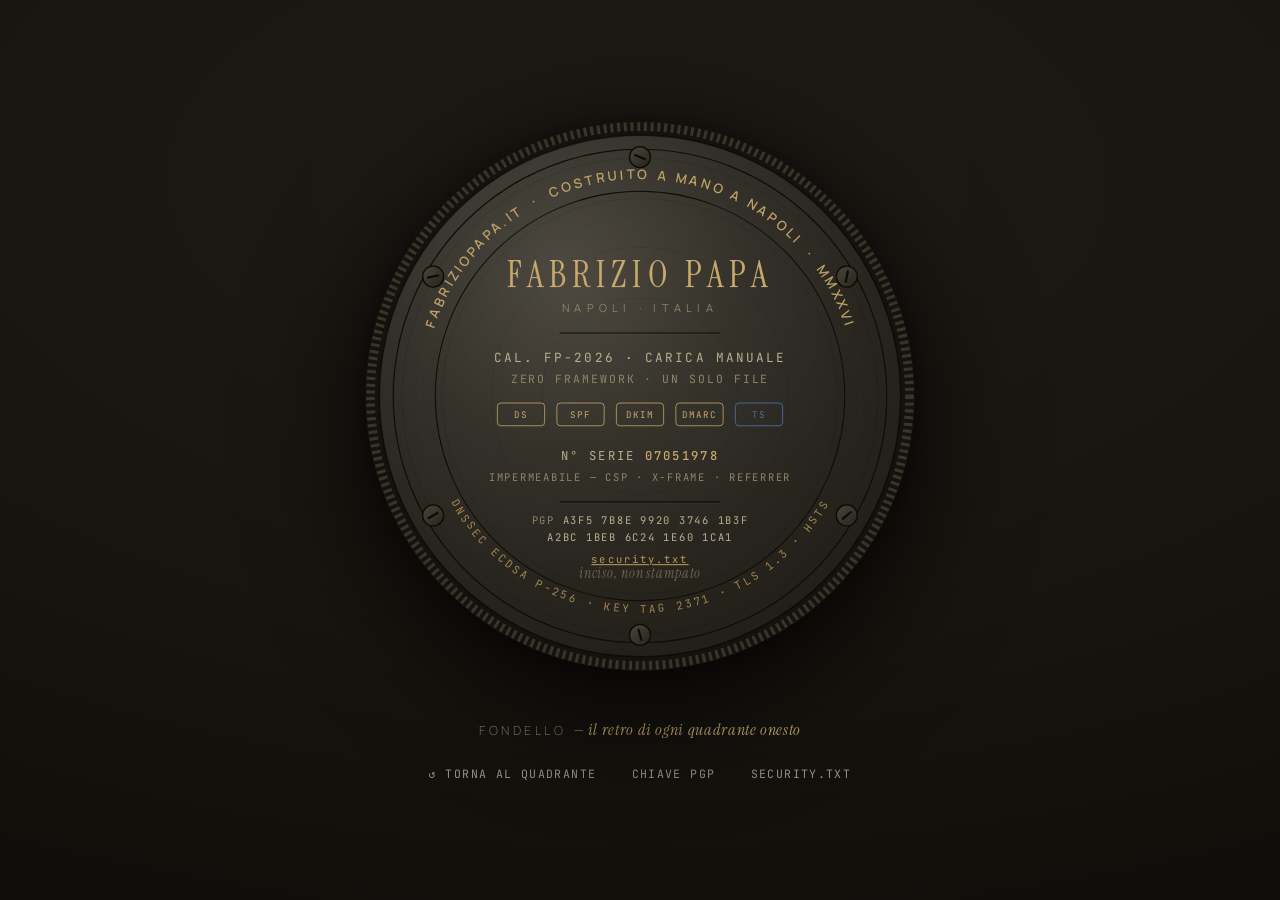
<file: caseback.html>
<!DOCTYPE html>
<html lang="it">
<head>
<meta charset="UTF-8">
<meta name="viewport" content="width=device-width, initial-scale=1.0">
<meta name="robots" content="noindex, nofollow">
<title>Fondello — Fabrizio Papa</title>
<!--
  FONDELLO / CASEBACK — pagina easter egg
  ═══════════════════════════════════════
  Deploy (3 file — CSP senza 'unsafe-inline', nessun inline style/script):
    /caseback.html                 -> public_html/
    /assets/css/caseback.css       -> public_html/assets/css/
    /assets/js/caseback.js         -> public_html/assets/js/

  Nessun segnaposto residuo: serie 07051978, fingerprint A3F5…1CA1,
  security.txt e pgp.asc già in produzione.

  Aggancio dalla homepage (facoltativo, easter egg "capovolgi l'orologio"):
  aggiungere al movimento SVG in index.html:
    movimento.addEventListener('dblclick', () => {
      document.body.style.transition = 'transform .6s ease';
      document.body.style.transform = 'rotateY(90deg)';
      setTimeout(() => location.href = '/caseback.html', 550);
    });
-->
<link rel="preconnect" href="https://fonts.googleapis.com">
<link rel="preconnect" href="https://fonts.gstatic.com" crossorigin>
<link href="https://fonts.googleapis.com/css2?family=Instrument+Serif:ital@0;1&family=JetBrains+Mono:wght@300;400;500&family=Manrope:wght@300;400;600&display=swap" rel="stylesheet">
<link rel="stylesheet" href="/assets/css/caseback.css">
</head>
<body>

<main class="scena" aria-label="Fondello del sito">
  <svg class="fondello" id="cassa" viewBox="0 0 640 640" xmlns="http://www.w3.org/2000/svg" role="img"
       aria-label="Fondello inciso: Fabrizio Papa, Napoli. Calibro FP-2026, carica manuale, zero framework. Punzoni: DNSSEC, SPF, DKIM, DMARC, Turnstile.">
    <defs>
      <radialGradient id="metallo" cx="38%" cy="30%" r="85%">
        <stop offset="0%"  stop-color="#3A362D"/>
        <stop offset="45%" stop-color="#2E2B24"/>
        <stop offset="100%" stop-color="#1D1B15"/>
      </radialGradient>
      <radialGradient id="riflesso" cx="35%" cy="25%" r="60%">
        <stop offset="0%" stop-color="#FFF" stop-opacity="0.10"/>
        <stop offset="60%" stop-color="#FFF" stop-opacity="0.02"/>
        <stop offset="100%" stop-color="#FFF" stop-opacity="0"/>
      </radialGradient>
      <linearGradient id="vite" x1="0" y1="0" x2="1" y2="1">
        <stop offset="0%" stop-color="#4A463B"/>
        <stop offset="100%" stop-color="#26231C"/>
      </linearGradient>
      <!-- archi per il testo circolare: anello unico a r=248, tra viti (r≈261 bordo interno) e ghiera incisioni (r=234) -->
      <path id="arcoSup" d="M 72,320 A 248,248 0 0 1 568,320" fill="none"/>
      <path id="arcoInf" d="M 72,320 A 248,248 0 0 0 568,320" fill="none"/>
    </defs>

    <!-- bordo zigrinato (presa per l'apertura) -->
    <circle cx="320" cy="320" r="314" fill="#14120C"/>
    <circle cx="320" cy="320" r="308" fill="none" stroke="#3C382E" stroke-width="10"
            stroke-dasharray="3.5 4.2" opacity="0.9"/>

    <!-- piastra -->
    <circle cx="320" cy="320" r="298" fill="url(#metallo)" stroke="#0E0C08" stroke-width="2"/>
    <circle cx="320" cy="320" r="298" fill="url(#riflesso)"/>

    <!-- spazzolatura circolare -->
    <g fill="none" opacity="0.9">
      <circle cx="320" cy="320" r="272" stroke="#000" stroke-opacity="0.14" stroke-width="1"/>
      <circle cx="320" cy="320" r="252" stroke="#FFF" stroke-opacity="0.025" stroke-width="1"/>
      <circle cx="320" cy="320" r="226" stroke="#000" stroke-opacity="0.12" stroke-width="1"/>
      <circle cx="320" cy="320" r="198" stroke="#FFF" stroke-opacity="0.02"  stroke-width="1"/>
      <circle cx="320" cy="320" r="170" stroke="#000" stroke-opacity="0.10" stroke-width="1"/>
      <circle cx="320" cy="320" r="142" stroke="#FFF" stroke-opacity="0.02"  stroke-width="1"/>
      <circle cx="320" cy="320" r="112" stroke="#000" stroke-opacity="0.10" stroke-width="1"/>
      <circle cx="320" cy="320" r="82"  stroke="#FFF" stroke-opacity="0.02"  stroke-width="1"/>
    </g>

    <!-- ghiera dell'incisione perimetrale -->
    <circle cx="320" cy="320" r="282" fill="none" stroke="#0F0D08" stroke-width="1.4"/>
    <circle cx="320" cy="320" r="234" fill="none" stroke="#0F0D08" stroke-width="1.2"/>

    <!-- viti -->
    <g id="viti">
      <g transform="translate(320 47)"><circle r="12" fill="url(#vite)" stroke="#0C0A06" stroke-width="1.5"/><line x1="-7" y1="0" x2="7" y2="0" stroke="#0C0A06" stroke-width="2.4" transform="rotate(23)"/></g>
      <g transform="translate(556.4 183.5)"><circle r="12" fill="url(#vite)" stroke="#0C0A06" stroke-width="1.5"/><line x1="-7" y1="0" x2="7" y2="0" stroke="#0C0A06" stroke-width="2.4" transform="rotate(101)"/></g>
      <g transform="translate(556.4 456.5)"><circle r="12" fill="url(#vite)" stroke="#0C0A06" stroke-width="1.5"/><line x1="-7" y1="0" x2="7" y2="0" stroke="#0C0A06" stroke-width="2.4" transform="rotate(-40)"/></g>
      <g transform="translate(320 593)"><circle r="12" fill="url(#vite)" stroke="#0C0A06" stroke-width="1.5"/><line x1="-7" y1="0" x2="7" y2="0" stroke="#0C0A06" stroke-width="2.4" transform="rotate(74)"/></g>
      <g transform="translate(83.6 456.5)"><circle r="12" fill="url(#vite)" stroke="#0C0A06" stroke-width="1.5"/><line x1="-7" y1="0" x2="7" y2="0" stroke="#0C0A06" stroke-width="2.4" transform="rotate(150)"/></g>
      <g transform="translate(83.6 183.5)"><circle r="12" fill="url(#vite)" stroke="#0C0A06" stroke-width="1.5"/><line x1="-7" y1="0" x2="7" y2="0" stroke="#0C0A06" stroke-width="2.4" transform="rotate(-12)"/></g>
    </g>

    <!-- incisione perimetrale -->
    <text font-family="'Manrope',sans-serif" font-size="15" font-weight="600" letter-spacing="3.5" fill="#C8A96A" opacity="0.92">
      <textPath href="#arcoSup" startOffset="50%" text-anchor="middle">FABRIZIOPAPA.IT&#160;&#160;·&#160;&#160;COSTRUITO A MANO A NAPOLI&#160;&#160;·&#160;&#160;MMXXVI</textPath>
    </text>
    <text font-family="'JetBrains Mono',monospace" font-size="12.5" letter-spacing="2.5" fill="#B99656" opacity="0.85">
      <textPath href="#arcoInf" startOffset="50%" text-anchor="middle">DNSSEC ECDSA P-256 · KEY TAG 2371 · TLS 1.3 · HSTS</textPath>
    </text>

    <!-- ═══ incisione centrale (ombra chiara sotto = effetto cesello) ═══ -->
    <g text-anchor="middle">

      <!-- nome -->
      <text x="320" y="196.5" font-family="'Instrument Serif',serif" font-size="41" letter-spacing="7" fill="#FFF" opacity="0.06">FABRIZIO PAPA</text>
      <text x="320" y="195"   font-family="'Instrument Serif',serif" font-size="41" letter-spacing="7" fill="#C8A96A">FABRIZIO PAPA</text>

      <text x="320" y="224" font-family="'Manrope',sans-serif" font-size="12.5" font-weight="400" letter-spacing="6" fill="#8F8468">NAPOLI · ITALIA</text>

      <line x1="228" y1="248" x2="412" y2="248" stroke="#0F0D08" stroke-width="1.4"/>
      <line x1="228" y1="249.4" x2="412" y2="249.4" stroke="#FFF" stroke-width="0.6" opacity="0.05"/>

      <!-- calibro -->
      <text x="320" y="281" font-family="'JetBrains Mono',monospace" font-size="14.5" letter-spacing="2.4" fill="#B9AE8F">CAL. FP-2026 · CARICA MANUALE</text>
      <text x="320" y="305" font-family="'JetBrains Mono',monospace" font-size="13"   letter-spacing="2.2" fill="#8F8468">ZERO FRAMEWORK · UN SOLO FILE</text>

      <!-- punzoni -->
      <g id="punzoni" transform="translate(320 341)" font-family="'JetBrains Mono',monospace" font-size="10.5" letter-spacing="1">
        <g transform="translate(-136 0)">
          <rect x="-27" y="-13" width="54" height="26" rx="4" fill="none" stroke="#C8A96A" stroke-width="1.1" opacity="0.8"/>
          <text y="4" fill="#C8A96A">DS</text>
        </g>
        <g transform="translate(-68 0)">
          <rect x="-27" y="-13" width="54" height="26" rx="4" fill="none" stroke="#C8A96A" stroke-width="1.1" opacity="0.8"/>
          <text y="4" fill="#C8A96A">SPF</text>
        </g>
        <g transform="translate(0 0)">
          <rect x="-27" y="-13" width="54" height="26" rx="4" fill="none" stroke="#C8A96A" stroke-width="1.1" opacity="0.8"/>
          <text y="4" fill="#C8A96A">DKIM</text>
        </g>
        <g transform="translate(68 0)">
          <rect x="-27" y="-13" width="54" height="26" rx="4" fill="none" stroke="#C8A96A" stroke-width="1.1" opacity="0.8"/>
          <text y="4" fill="#C8A96A">DMARC</text>
        </g>
        <g transform="translate(136 0)">
          <rect x="-27" y="-13" width="54" height="26" rx="4" fill="none" stroke="#4A6FA5" stroke-width="1.1" opacity="0.9"/>
          <text y="4" fill="#4A6FA5">TS</text>
        </g>
      </g>

      <!-- serie e impermeabilità -->
      <text x="320" y="393" font-family="'JetBrains Mono',monospace" font-size="14" letter-spacing="2.6" fill="#B9AE8F">N° SERIE <tspan fill="#C8A96A" font-weight="500" id="serie">07051978</tspan></text>
      <text x="320" y="417" font-family="'JetBrains Mono',monospace" font-size="12" letter-spacing="2" fill="#8F8468">IMPERMEABILE — CSP · X-FRAME · REFERRER</text>

      <line x1="228" y1="441" x2="412" y2="441" stroke="#0F0D08" stroke-width="1.4"/>
      <line x1="228" y1="442.4" x2="412" y2="442.4" stroke="#FFF" stroke-width="0.6" opacity="0.05"/>

      <!-- PGP + security.txt -->
      <text x="320" y="466" font-family="'JetBrains Mono',monospace" font-size="12" letter-spacing="2" fill="#8F8468">PGP <tspan fill="#B9AE8F">A3F5 7B8E 9920 3746 1B3F</tspan></text>
      <text x="320" y="486" font-family="'JetBrains Mono',monospace" font-size="12" letter-spacing="2" fill="#B9AE8F">A2BC 1BEB 6C24 1E60 1CA1</text>
      <a href="/.well-known/security.txt">
        <text x="320" y="511" font-family="'JetBrains Mono',monospace" font-size="12" letter-spacing="2.4" fill="#B99656" text-decoration="underline">security.txt</text>
      </a>

      <text x="320" y="528" font-family="'Instrument Serif',serif" font-style="italic" font-size="16" letter-spacing="1" fill="#6E6550">inciso, non stampato</text>
    </g>
  </svg>
</main>

<p class="didascalia">Fondello <em>— il retro di ogni quadrante onesto</em></p>

<nav aria-label="Collegamenti fondello">
  <a href="/">↺ TORNA AL QUADRANTE</a>
  <a href="/pgp.asc">CHIAVE PGP</a>
  <a href="/.well-known/security.txt">SECURITY.TXT</a>
</nav>

<script src="/assets/js/caseback.js" defer></script>
</body>
</html>
</file>
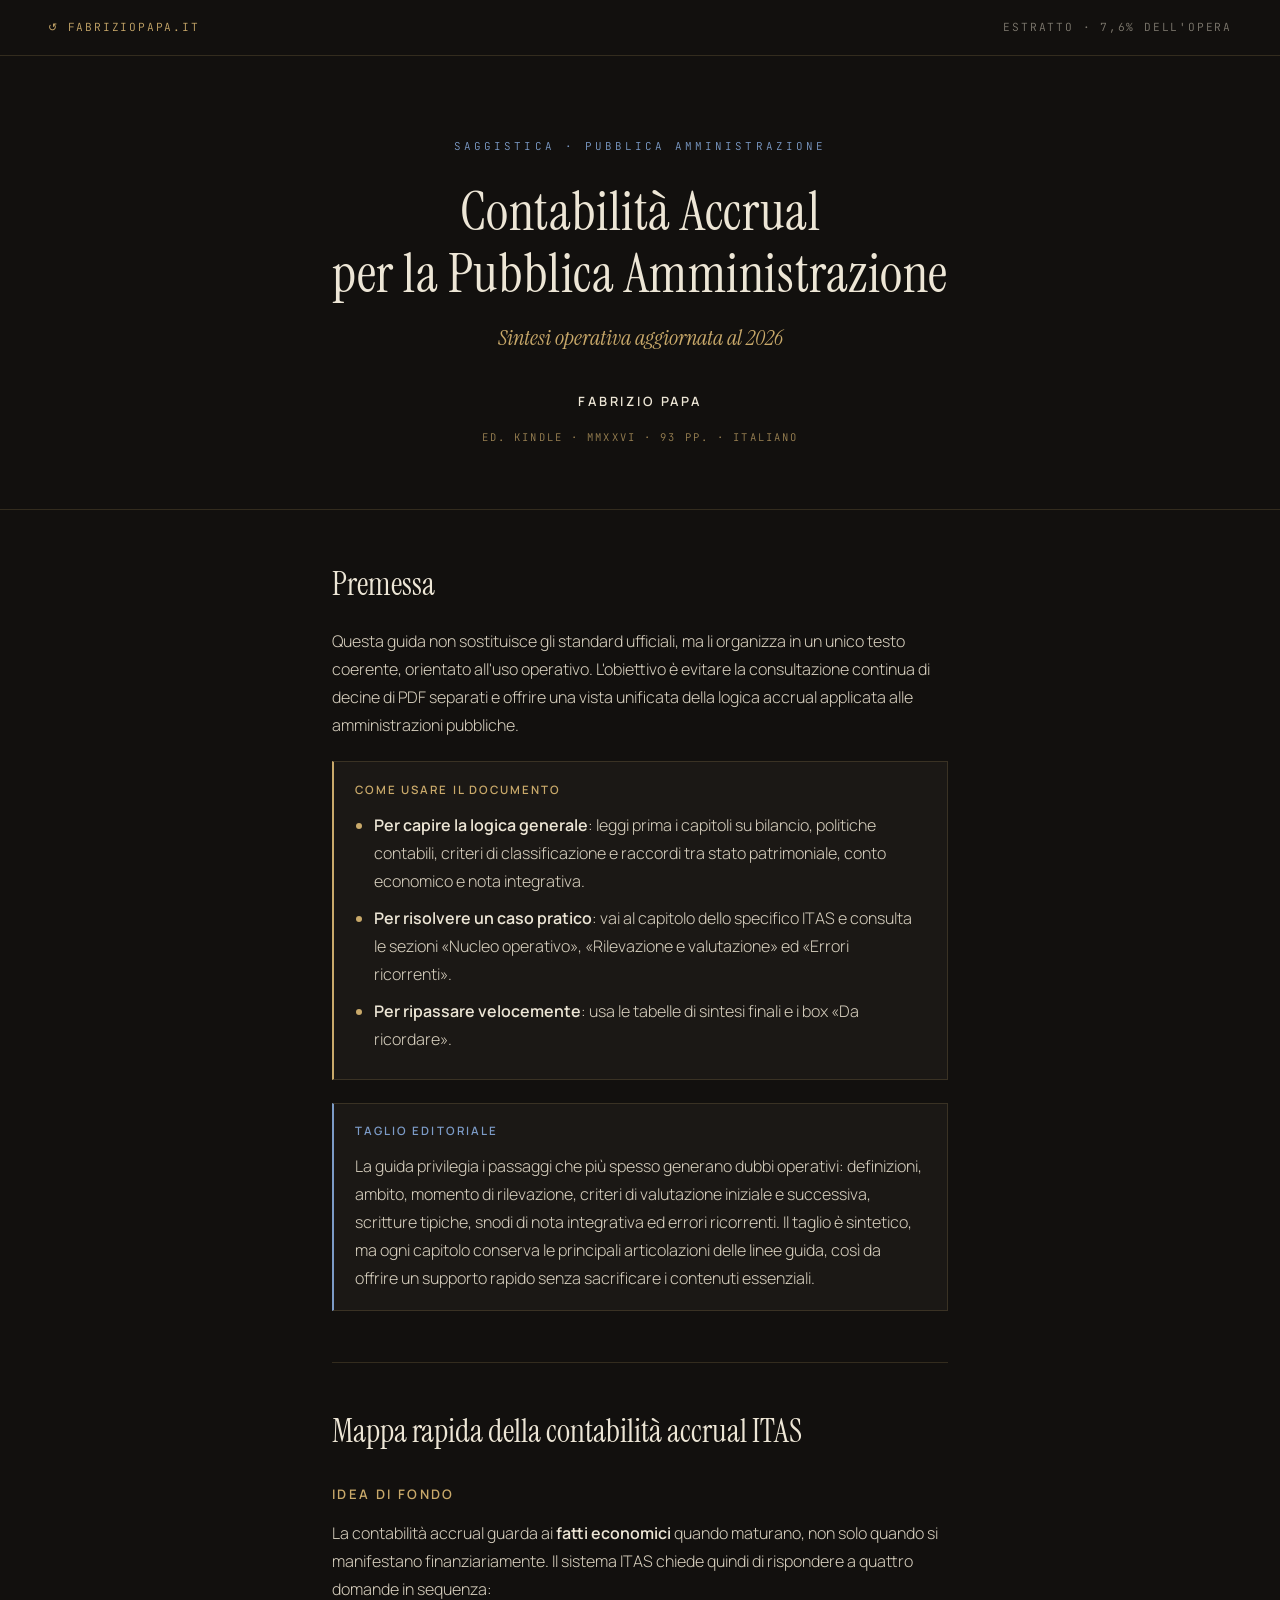
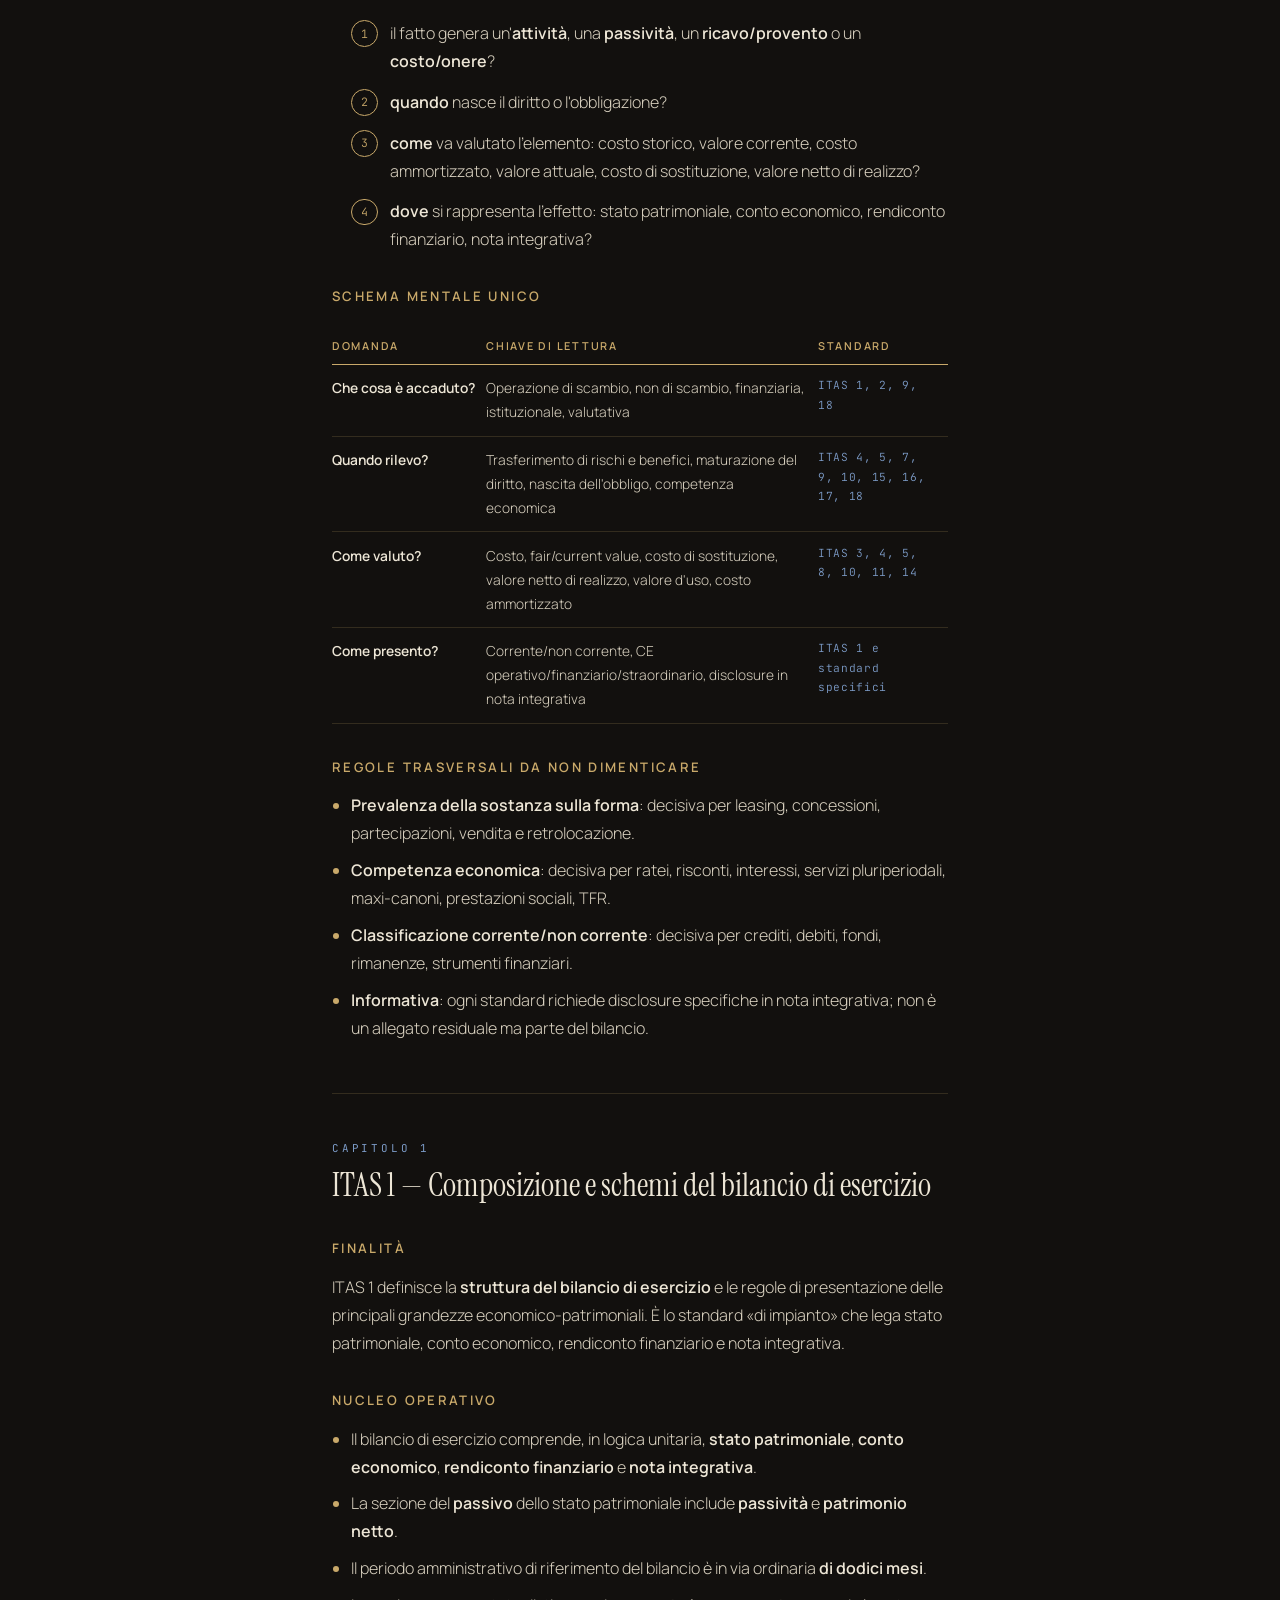
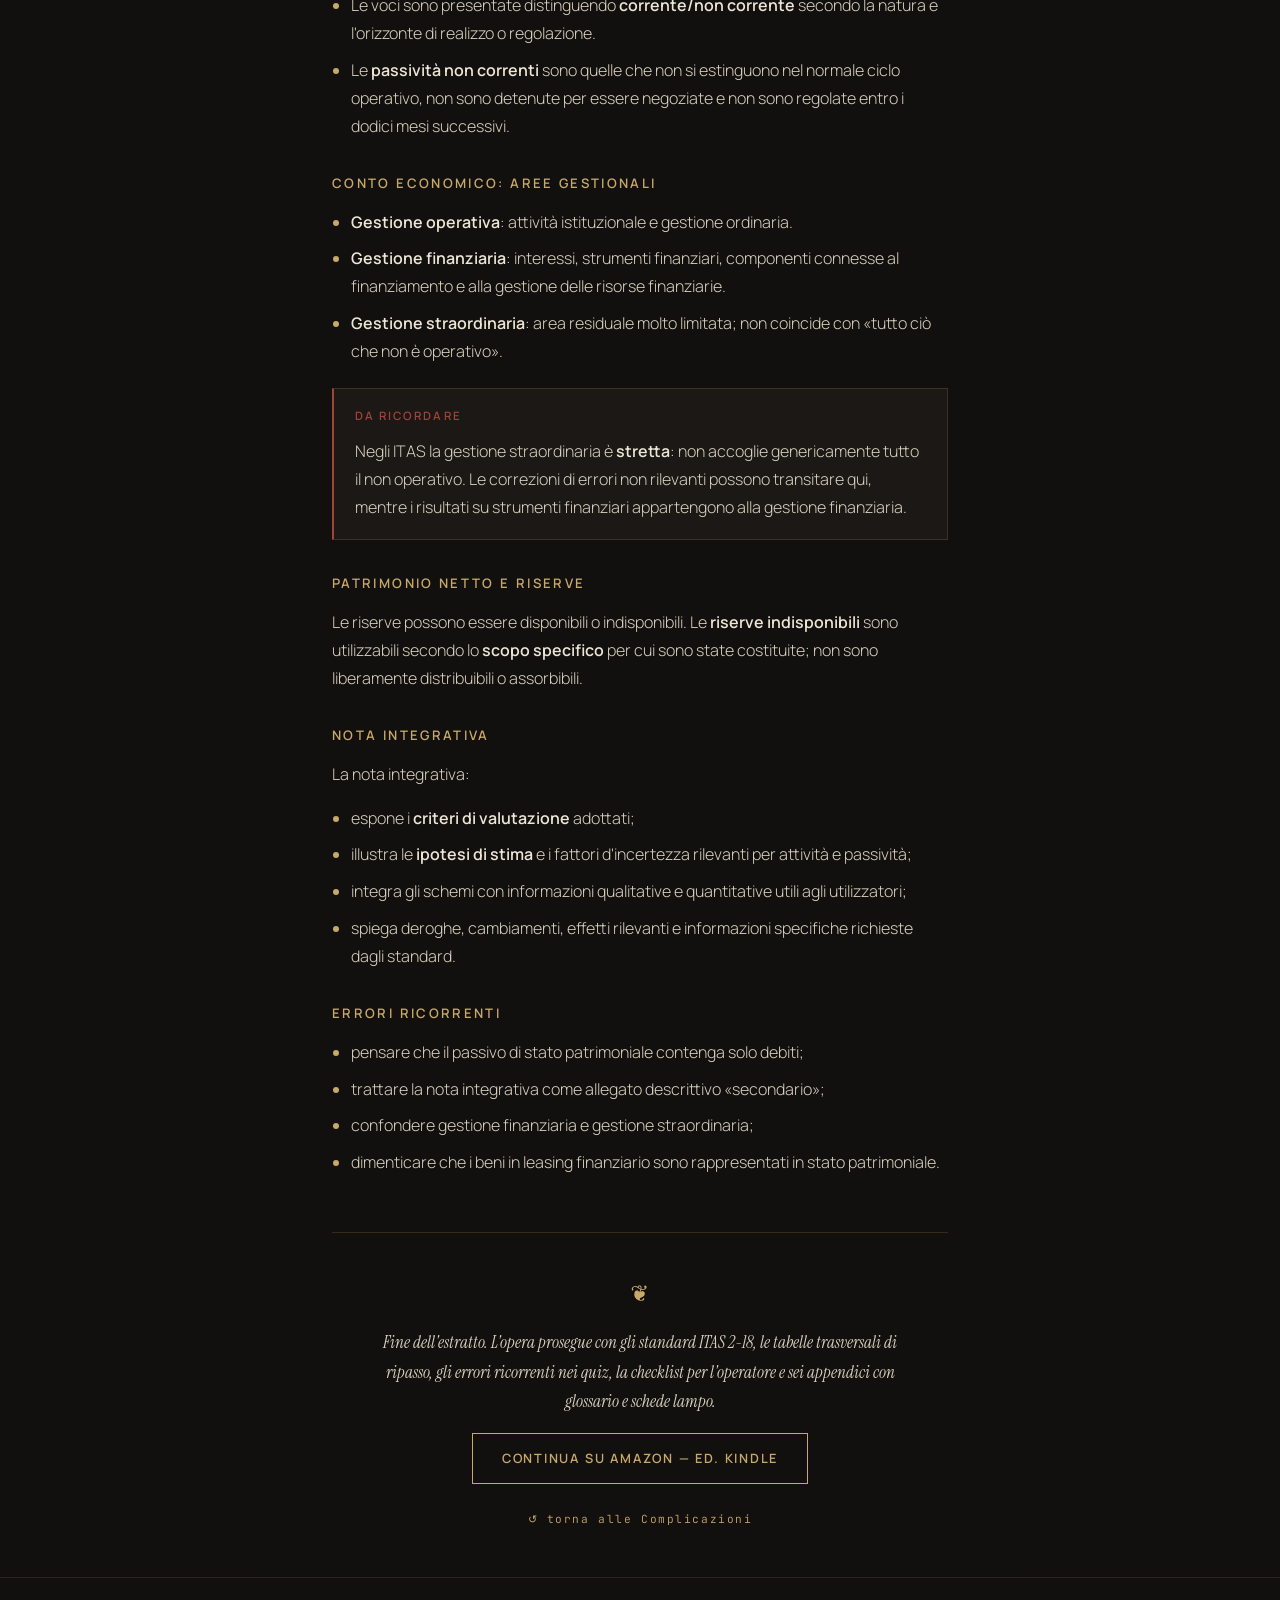
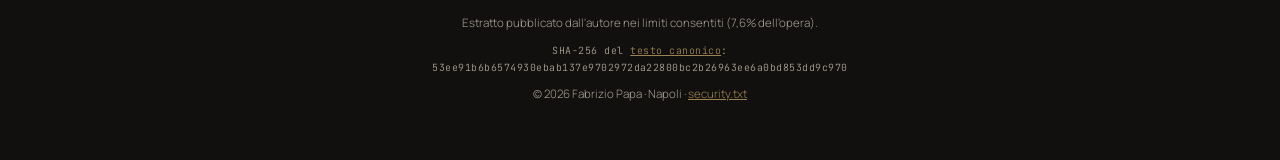
<file: estratto-accrual.html>
<!DOCTYPE html>
<html lang="it">
<head>
<meta charset="UTF-8">
<meta name="viewport" content="width=device-width, initial-scale=1.0">
<title>Estratto — Contabilità Accrual per la PA · Fabrizio Papa</title>
<meta name="description" content="Estratto gratuito (7,6%) di «Contabilità Accrual per la Pubblica Amministrazione — Sintesi operativa aggiornata al 2026» di Fabrizio Papa: premessa, mappa rapida della logica accrual ITAS e il capitolo su ITAS 1.">
<meta name="author" content="Fabrizio Papa">
<link rel="canonical" href="https://www.fabriziopapa.it/estratto-accrual.html">
<!--
  ESTRATTO — deploy (2 file + 1 testo canonico):
    /estratto-accrual.html        -> public_html/
    /assets/css/estratto.css      -> public_html/assets/css/
    /estratto.txt                 -> public_html/   (testo canonico per la verifica SHA-256)
  Quota estratto: 758 parole su 9.958 = 7,6% (entro il 10% consentito da KDP Select).
-->
<link rel="preconnect" href="https://fonts.googleapis.com">
<link rel="preconnect" href="https://fonts.gstatic.com" crossorigin>
<link href="https://fonts.googleapis.com/css2?family=Instrument+Serif:ital@0;1&family=JetBrains+Mono:wght@300;400;500&family=Manrope:wght@300;400;600;700&display=swap" rel="stylesheet">
<link rel="stylesheet" href="/assets/css/estratto.css">
</head>
<body>

<nav class="e-nav" aria-label="Navigazione estratto">
  <a href="/">↺ FABRIZIOPAPA.IT</a>
  <span class="e-nav-tag">ESTRATTO · 7,6% DELL'OPERA</span>
</nav>

<header class="frontespizio">
  <p class="occhiello">Saggistica · Pubblica Amministrazione</p>
  <h1>Contabilità Accrual<br>per la Pubblica Amministrazione</h1>
  <p class="sottotitolo">Sintesi operativa aggiornata al 2026</p>
  <p class="autore">Fabrizio Papa</p>
  <p class="e-colophon">ED. KINDLE · MMXXVI · 93 PP. · ITALIANO</p>
</header>

<main class="lettura">

  <section>
    <h2>Premessa</h2>
    <p>Questa guida non sostituisce gli standard ufficiali, ma li organizza in un unico testo coerente, orientato all'uso operativo. L'obiettivo è evitare la consultazione continua di decine di PDF separati e offrire una vista unificata della logica accrual applicata alle amministrazioni pubbliche.</p>

    <aside class="riquadro">
      <h3>Come usare il documento</h3>
      <ul>
        <li><strong>Per capire la logica generale</strong>: leggi prima i capitoli su bilancio, politiche contabili, criteri di classificazione e raccordi tra stato patrimoniale, conto economico e nota integrativa.</li>
        <li><strong>Per risolvere un caso pratico</strong>: vai al capitolo dello specifico ITAS e consulta le sezioni «Nucleo operativo», «Rilevazione e valutazione» ed «Errori ricorrenti».</li>
        <li><strong>Per ripassare velocemente</strong>: usa le tabelle di sintesi finali e i box «Da ricordare».</li>
      </ul>
    </aside>

    <aside class="riquadro riquadro-nota">
      <h3>Taglio editoriale</h3>
      <p>La guida privilegia i passaggi che più spesso generano dubbi operativi: definizioni, ambito, momento di rilevazione, criteri di valutazione iniziale e successiva, scritture tipiche, snodi di nota integrativa ed errori ricorrenti. Il taglio è sintetico, ma ogni capitolo conserva le principali articolazioni delle linee guida, così da offrire un supporto rapido senza sacrificare i contenuti essenziali.</p>
    </aside>
  </section>

  <section>
    <h2>Mappa rapida della contabilità accrual ITAS</h2>

    <h3>Idea di fondo</h3>
    <p>La contabilità accrual guarda ai <strong>fatti economici</strong> quando maturano, non solo quando si manifestano finanziariamente. Il sistema ITAS chiede quindi di rispondere a quattro domande in sequenza:</p>
    <ol class="quattro-domande">
      <li>il fatto genera un'<strong>attività</strong>, una <strong>passività</strong>, un <strong>ricavo/provento</strong> o un <strong>costo/onere</strong>?</li>
      <li><strong>quando</strong> nasce il diritto o l'obbligazione?</li>
      <li><strong>come</strong> va valutato l'elemento: costo storico, valore corrente, costo ammortizzato, valore attuale, costo di sostituzione, valore netto di realizzo?</li>
      <li><strong>dove</strong> si rappresenta l'effetto: stato patrimoniale, conto economico, rendiconto finanziario, nota integrativa?</li>
    </ol>

    <h3>Schema mentale unico</h3>
    <table class="schema">
      <thead>
        <tr><th>Domanda</th><th>Chiave di lettura</th><th>Standard</th></tr>
      </thead>
      <tbody>
        <tr>
          <td>Che cosa è accaduto?</td>
          <td>Operazione di scambio, non di scambio, finanziaria, istituzionale, valutativa</td>
          <td class="std">ITAS 1, 2, 9, 18</td>
        </tr>
        <tr>
          <td>Quando rilevo?</td>
          <td>Trasferimento di rischi e benefici, maturazione del diritto, nascita dell'obbligo, competenza economica</td>
          <td class="std">ITAS 4, 5, 7, 9, 10, 15, 16, 17, 18</td>
        </tr>
        <tr>
          <td>Come valuto?</td>
          <td>Costo, fair/current value, costo di sostituzione, valore netto di realizzo, valore d'uso, costo ammortizzato</td>
          <td class="std">ITAS 3, 4, 5, 8, 10, 11, 14</td>
        </tr>
        <tr>
          <td>Come presento?</td>
          <td>Corrente/non corrente, CE operativo/finanziario/straordinario, disclosure in nota integrativa</td>
          <td class="std">ITAS 1 e standard specifici</td>
        </tr>
      </tbody>
    </table>

    <h3>Regole trasversali da non dimenticare</h3>
    <ul>
      <li><strong>Prevalenza della sostanza sulla forma</strong>: decisiva per leasing, concessioni, partecipazioni, vendita e retrolocazione.</li>
      <li><strong>Competenza economica</strong>: decisiva per ratei, risconti, interessi, servizi pluriperiodali, maxi-canoni, prestazioni sociali, TFR.</li>
      <li><strong>Classificazione corrente/non corrente</strong>: decisiva per crediti, debiti, fondi, rimanenze, strumenti finanziari.</li>
      <li><strong>Informativa</strong>: ogni standard richiede disclosure specifiche in nota integrativa; non è un allegato residuale ma parte del bilancio.</li>
    </ul>
  </section>

  <section>
    <h2><span class="cap-num">Capitolo 1</span>ITAS 1 — Composizione e schemi del bilancio di esercizio</h2>

    <h3>Finalità</h3>
    <p>ITAS 1 definisce la <strong>struttura del bilancio di esercizio</strong> e le regole di presentazione delle principali grandezze economico-patrimoniali. È lo standard «di impianto» che lega stato patrimoniale, conto economico, rendiconto finanziario e nota integrativa.</p>

    <h3>Nucleo operativo</h3>
    <ul>
      <li>Il bilancio di esercizio comprende, in logica unitaria, <strong>stato patrimoniale</strong>, <strong>conto economico</strong>, <strong>rendiconto finanziario</strong> e <strong>nota integrativa</strong>.</li>
      <li>La sezione del <strong>passivo</strong> dello stato patrimoniale include <strong>passività</strong> e <strong>patrimonio netto</strong>.</li>
      <li>Il periodo amministrativo di riferimento del bilancio è in via ordinaria <strong>di dodici mesi</strong>.</li>
      <li>Le voci sono presentate distinguendo <strong>corrente/non corrente</strong> secondo la natura e l'orizzonte di realizzo o regolazione.</li>
      <li>Le <strong>passività non correnti</strong> sono quelle che non si estinguono nel normale ciclo operativo, non sono detenute per essere negoziate e non sono regolate entro i dodici mesi successivi.</li>
    </ul>

    <h3>Conto economico: aree gestionali</h3>
    <ul>
      <li><strong>Gestione operativa</strong>: attività istituzionale e gestione ordinaria.</li>
      <li><strong>Gestione finanziaria</strong>: interessi, strumenti finanziari, componenti connesse al finanziamento e alla gestione delle risorse finanziarie.</li>
      <li><strong>Gestione straordinaria</strong>: area residuale molto limitata; non coincide con «tutto ciò che non è operativo».</li>
    </ul>

    <aside class="riquadro riquadro-chiave">
      <h3>Da ricordare</h3>
      <p>Negli ITAS la gestione straordinaria è <strong>stretta</strong>: non accoglie genericamente tutto il non operativo. Le correzioni di errori non rilevanti possono transitare qui, mentre i risultati su strumenti finanziari appartengono alla gestione finanziaria.</p>
    </aside>

    <h3>Patrimonio netto e riserve</h3>
    <p>Le riserve possono essere disponibili o indisponibili. Le <strong>riserve indisponibili</strong> sono utilizzabili secondo lo <strong>scopo specifico</strong> per cui sono state costituite; non sono liberamente distribuibili o assorbibili.</p>

    <h3>Nota integrativa</h3>
    <p>La nota integrativa:</p>
    <ul>
      <li>espone i <strong>criteri di valutazione</strong> adottati;</li>
      <li>illustra le <strong>ipotesi di stima</strong> e i fattori d'incertezza rilevanti per attività e passività;</li>
      <li>integra gli schemi con informazioni qualitative e quantitative utili agli utilizzatori;</li>
      <li>spiega deroghe, cambiamenti, effetti rilevanti e informazioni specifiche richieste dagli standard.</li>
    </ul>

    <h3>Errori ricorrenti</h3>
    <ul>
      <li>pensare che il passivo di stato patrimoniale contenga solo debiti;</li>
      <li>trattare la nota integrativa come allegato descrittivo «secondario»;</li>
      <li>confondere gestione finanziaria e gestione straordinaria;</li>
      <li>dimenticare che i beni in leasing finanziario sono rappresentati in stato patrimoniale.</li>
    </ul>
  </section>

  <div class="fine">
    <p class="fine-segno">❦</p>
    <p class="fine-testo">Fine dell'estratto. L'opera prosegue con gli standard ITAS 2-18, le tabelle trasversali di ripasso, gli errori ricorrenti nei quiz, la checklist per l'operatore e sei appendici con glossario e schede lampo.</p>
    <a class="btn-amazon" href="https://www.amazon.it/stores/Fabrizio-Papa/author/B0GWLP458Z" target="_blank" rel="noopener">Continua su Amazon — ed. Kindle</a>
    <a class="ritorno" href="/#complications">↺ torna alle Complicazioni</a>
  </div>

</main>

<footer class="e-fondello">
  <p>Estratto pubblicato dall'autore nei limiti consentiti (7,6% dell'opera).</p>
  <p class="impronta">SHA-256 del <a href="/estratto.txt">testo canonico</a>:<br>53ee91b6b6574930ebab137e9702972d<wbr>a22800bc2b26963ee6a0bd853dd9c970</p>
  <p>© 2026 Fabrizio Papa · Napoli · <a href="/.well-known/security.txt">security.txt</a></p>
</footer>

</body>
</html>
</file>
<file: assets/css/caseback.css>
:root{
    --antracite:#17150F;
    --piastra-a:#2E2B24;
    --piastra-b:#211F19;
    --ottone:#C8A96A;
    --ottone-caldo:#B99656;
    --acciaio-blu:#4A6FA5;
    --avorio:#EDE6D6;
    --incisione:#121009;
  }
  *{margin:0;padding:0;box-sizing:border-box}
  html,body{height:100%}
  body{
    background:radial-gradient(ellipse 120% 90% at 50% 20%, #1E1B15 0%, var(--antracite) 55%, #0F0D09 100%);
    color:var(--avorio);
    font-family:'Manrope',system-ui,sans-serif;
    display:flex;flex-direction:column;align-items:center;justify-content:center;
    min-height:100vh;padding:2rem 1rem;
    overflow-x:hidden;
  }

  .scena{perspective:1400px}
  .fondello{
    width:min(88vw,560px);height:min(88vw,560px);
    filter:drop-shadow(0 26px 60px rgba(0,0,0,.65)) drop-shadow(0 4px 12px rgba(0,0,0,.5));
    transform-style:preserve-3d;
    animation:capovolgi 1.2s cubic-bezier(.22,.9,.3,1) backwards;
    will-change:transform;
  }
  @keyframes capovolgi{
    from{transform:rotateY(-180deg) scale(.92);opacity:0}
    to{transform:rotateY(0) scale(1);opacity:1}
  }

  .didascalia{
    margin-top:2.4rem;text-align:center;
    font-size:.78rem;letter-spacing:.28em;text-transform:uppercase;
    color:color-mix(in srgb, var(--avorio) 45%, transparent);
    font-weight:300;
  }
  .didascalia em{
    font-family:'Instrument Serif',serif;font-style:italic;
    text-transform:none;letter-spacing:.04em;font-size:1rem;
    color:var(--ottone);
  }

  nav{
    margin-top:1.6rem;display:flex;gap:2.2rem;flex-wrap:wrap;justify-content:center;
    font-family:'JetBrains Mono',monospace;font-size:.72rem;letter-spacing:.12em;
  }
  nav a{
    color:color-mix(in srgb, var(--avorio) 60%, transparent);
    text-decoration:none;border-bottom:1px solid transparent;
    padding-bottom:2px;transition:color .25s,border-color .25s;
  }
  nav a:hover,nav a:focus-visible{color:var(--ottone);border-color:var(--ottone-caldo);outline:none}
  nav a:focus-visible{outline:1px dashed var(--ottone);outline-offset:4px}

  svg text{user-select:none}
  svg a{cursor:pointer}
  svg a text{transition:fill .25s}
  svg a:hover text,svg a:focus text{fill:var(--avorio)}

  @media (prefers-reduced-motion: reduce){
    .fondello{animation:none}
  }
</file>
<file: assets/css/estratto.css>
/* ============================================================
   ESTRATTO — /assets/css/estratto.css
   Frontespizio esteso di «Contabilità Accrual per la PA»
   Palette e tipografia del sito; nessuno stile inline (CSP).
   ============================================================ */

:root{
  --ink:#12100E;
  --ink-2:#1B1815;
  --brass:#C9A96A;
  --steel:#7C9BC7;
  --ruby:#A0433A;
  --ivory:#EDE6D6;
  --line:rgba(201,169,106,.18);
  --testo:#D8D0BF;
}

*{margin:0;padding:0;box-sizing:border-box}
body{
  background:var(--ink);
  color:var(--testo);
  font-family:'Manrope',system-ui,sans-serif;
  font-weight:300;
  line-height:1.75;
  -webkit-font-smoothing:antialiased;
}
a{color:var(--brass)}

/* ── barra alta ── */
.e-nav{
  display:flex;justify-content:space-between;align-items:center;
  gap:1rem;flex-wrap:wrap;
  padding:1.1rem clamp(1rem,4vw,3rem);
  border-bottom:1px solid var(--line);
  font-family:'JetBrains Mono',monospace;
  font-size:.7rem;letter-spacing:.16em;
}
.e-nav a{text-decoration:none;color:var(--brass)}
.e-nav a:hover,.e-nav a:focus-visible{color:var(--ivory)}
.e-nav-tag{opacity:.55}

/* ── frontespizio ── */
.frontespizio{
  text-align:center;
  padding:clamp(3rem,9vh,6rem) 1.25rem clamp(2.5rem,7vh,4.5rem);
  border-bottom:1px solid var(--line);
}
.occhiello{
  font-family:'JetBrains Mono',monospace;
  font-size:.68rem;letter-spacing:.28em;text-transform:uppercase;
  color:var(--steel);margin-bottom:1.6rem;
}
.frontespizio h1{
  font-family:'Instrument Serif',serif;
  font-weight:400;
  font-size:clamp(2rem,5.4vw,3.4rem);
  line-height:1.14;
  color:var(--ivory);
  letter-spacing:.01em;
}
.sottotitolo{
  font-family:'Instrument Serif',serif;
  font-style:italic;
  font-size:clamp(1.05rem,2.4vw,1.35rem);
  color:var(--brass);
  margin-top:.9rem;
}
.autore{
  margin-top:2rem;
  font-weight:600;
  letter-spacing:.22em;
  text-transform:uppercase;
  font-size:.8rem;
  color:var(--ivory);
}
.e-colophon{
  font-family:'JetBrains Mono',monospace;
  font-size:.66rem;letter-spacing:.2em;
  color:var(--brass);opacity:.75;
  margin-top:1rem;
}

/* ── colonna di lettura ── */
.lettura{
  max-width:41rem;
  margin:0 auto;
  padding:clamp(2rem,6vh,4rem) 1.25rem 3rem;
}
.lettura section + section{
  margin-top:3.2rem;
  padding-top:3rem;
  border-top:1px solid var(--line);
}
.lettura h2{
  font-family:'Instrument Serif',serif;
  font-weight:400;
  font-size:clamp(1.5rem,3.4vw,2rem);
  color:var(--ivory);
  line-height:1.25;
  margin-bottom:1.4rem;
}
.cap-num{
  display:block;
  font-family:'JetBrains Mono',monospace;
  font-size:.68rem;letter-spacing:.26em;text-transform:uppercase;
  color:var(--steel);
  margin-bottom:.6rem;
}
.lettura h3{
  font-weight:600;
  font-size:.82rem;
  letter-spacing:.18em;
  text-transform:uppercase;
  color:var(--brass);
  margin:2rem 0 .8rem;
}
.lettura p{margin-bottom:1rem}
.lettura strong{font-weight:600;color:var(--ivory)}
.lettura ul,.lettura ol{
  margin:0 0 1rem 1.2rem;
}
.lettura li{margin-bottom:.55rem}
.lettura li::marker{color:var(--brass)}

/* le quattro domande */
.quattro-domande{
  counter-reset:dom;
  list-style:none;
  margin-left:0;
}
.quattro-domande li{
  counter-increment:dom;
  position:relative;
  padding-left:2.4rem;
  margin-bottom:.8rem;
}
.quattro-domande li::before{
  content:counter(dom);
  position:absolute;left:0;top:.1em;
  width:1.55rem;height:1.55rem;
  border:1px solid var(--brass);
  border-radius:50%;
  display:flex;align-items:center;justify-content:center;
  font-family:'JetBrains Mono',monospace;
  font-size:.72rem;color:var(--brass);
}

/* riquadri (le tcolorbox del libro, rese in casa) */
.riquadro{
  border:1px solid var(--line);
  border-left:2px solid var(--brass);
  padding:1.1rem 1.3rem;
  margin:1.4rem 0;
  background:var(--ink-2);
}
.riquadro h3{margin:0 0 .7rem;font-size:.72rem}
.riquadro p:last-child,.riquadro ul:last-child{margin-bottom:0}
.riquadro-nota{border-left-color:var(--steel)}
.riquadro-nota h3{color:var(--steel)}
.riquadro-chiave{border-left-color:var(--ruby)}
.riquadro-chiave h3{color:var(--ruby)}

/* tabella schema mentale */
.schema{
  width:100%;
  border-collapse:collapse;
  margin:1.2rem 0 1.6rem;
  font-size:.86rem;
}
.schema th{
  text-align:left;
  font-weight:600;
  font-size:.68rem;
  letter-spacing:.16em;
  text-transform:uppercase;
  color:var(--brass);
  padding:.55rem .7rem .55rem 0;
  border-bottom:1px solid var(--brass);
}
.schema td{
  vertical-align:top;
  padding:.7rem .7rem .7rem 0;
  border-bottom:1px solid var(--line);
}
.schema td:first-child{color:var(--ivory);font-weight:600;white-space:nowrap}
.schema .std{
  font-family:'JetBrains Mono',monospace;
  font-size:.7rem;letter-spacing:.06em;
  color:var(--steel);
  white-space:normal;
}
@media (max-width:620px){
  .schema thead{display:none}
  .schema tr{display:block;padding:.8rem 0;border-bottom:1px solid var(--line)}
  .schema td{display:block;border:none;padding:.15rem 0}
  .schema td:first-child{white-space:normal}
}

/* ── chiusa ── */
.fine{
  margin-top:3.5rem;
  padding-top:2.5rem;
  border-top:1px solid var(--line);
  text-align:center;
}
.fine-segno{color:var(--brass);font-size:1.4rem;margin-bottom:1.2rem}
.fine-testo{
  font-style:italic;
  font-family:'Instrument Serif',serif;
  font-size:1.05rem;
  color:var(--testo);
  max-width:33rem;margin:0 auto 2rem;
}
.btn-amazon{
  display:inline-block;
  border:1px solid var(--brass);
  color:var(--brass);
  text-decoration:none;
  padding:.85rem 1.8rem;
  font-weight:600;
  font-size:.8rem;
  letter-spacing:.14em;
  text-transform:uppercase;
  transition:background .25s,color .25s;
}
.btn-amazon:hover,.btn-amazon:focus-visible{
  background:var(--brass);
  color:var(--ink);
  outline:none;
}
.ritorno{
  display:block;
  margin-top:1.6rem;
  font-family:'JetBrains Mono',monospace;
  font-size:.7rem;letter-spacing:.14em;
  text-decoration:none;
}
.ritorno:hover,.ritorno:focus-visible{color:var(--ivory)}

/* ── piede ── */
.e-fondello{
  border-top:1px solid var(--line);
  text-align:center;
  padding:2.2rem 1.25rem 3rem;
  font-size:.72rem;
  opacity:.75;
}
.e-fondello p{margin-bottom:.5rem}
.impronta{
  font-family:'JetBrains Mono',monospace;
  font-size:.62rem;
  letter-spacing:.05em;
  word-break:break-all;
}
</file>
